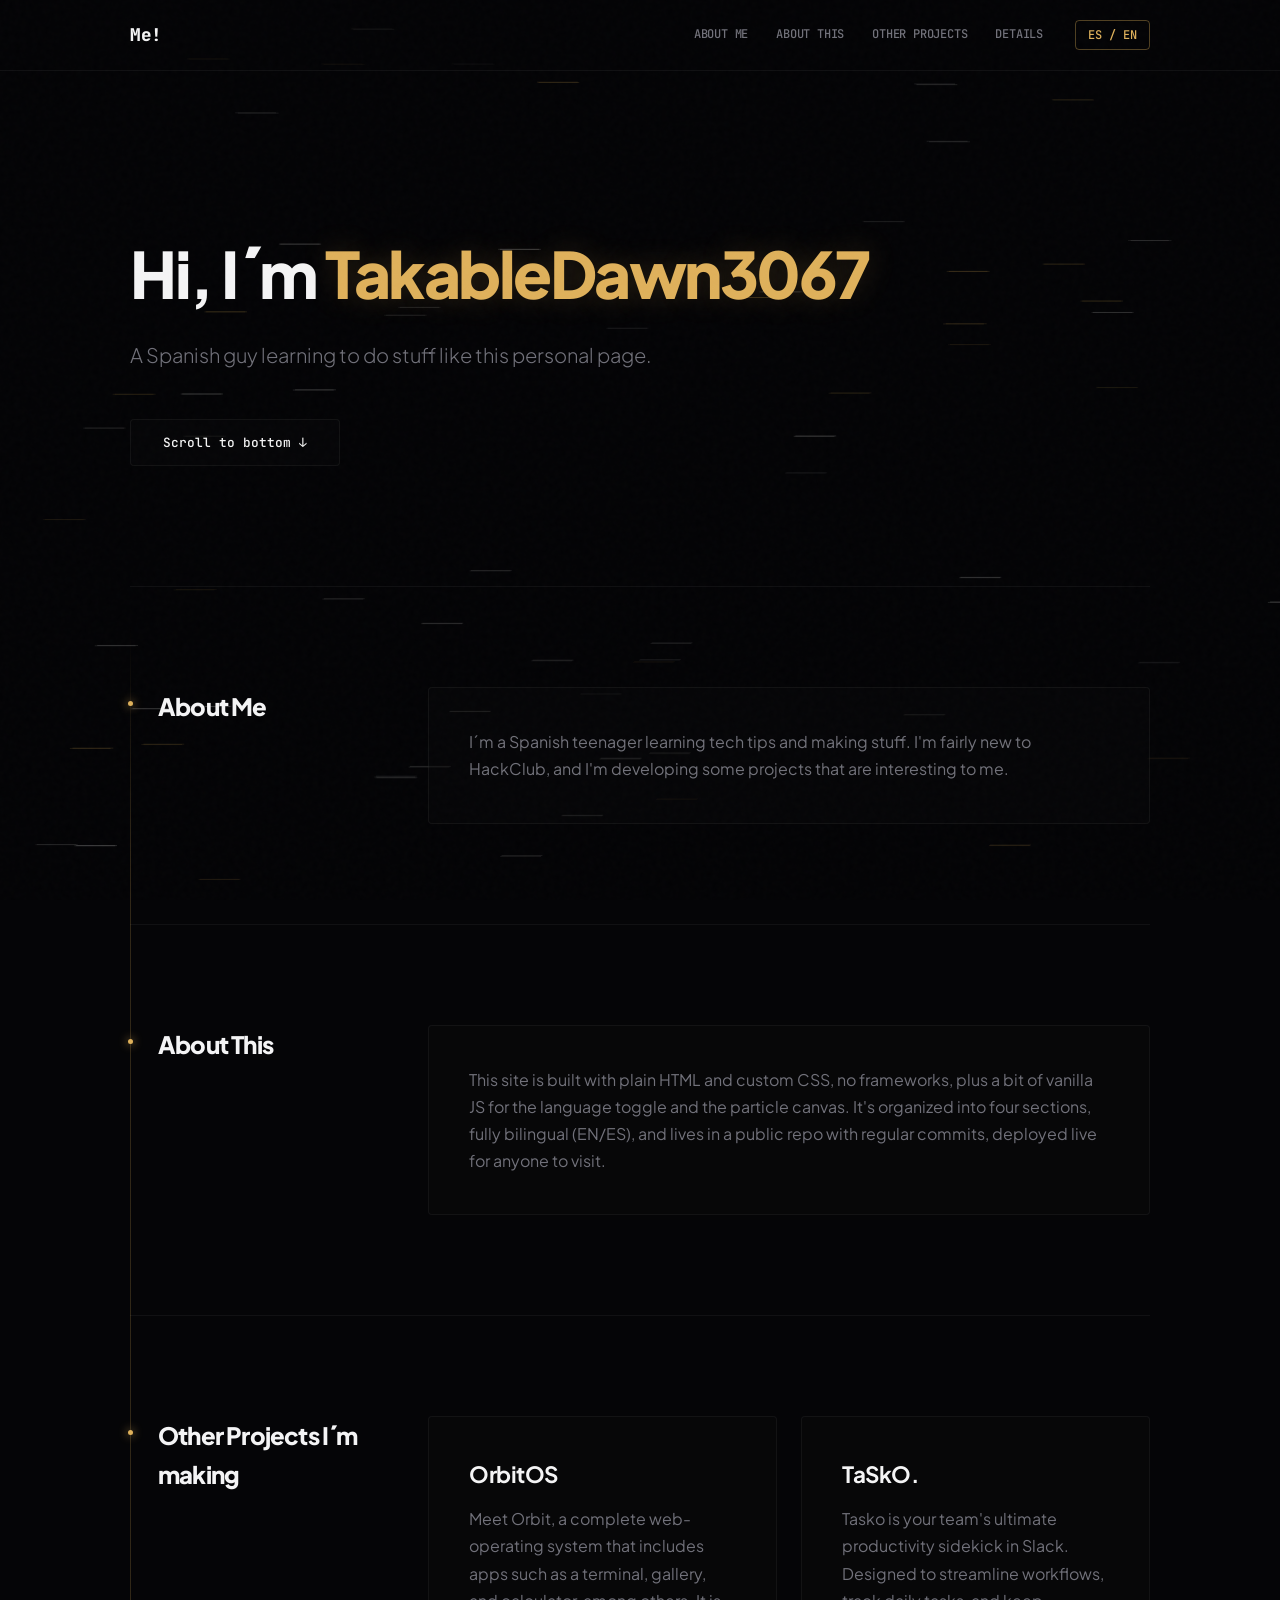
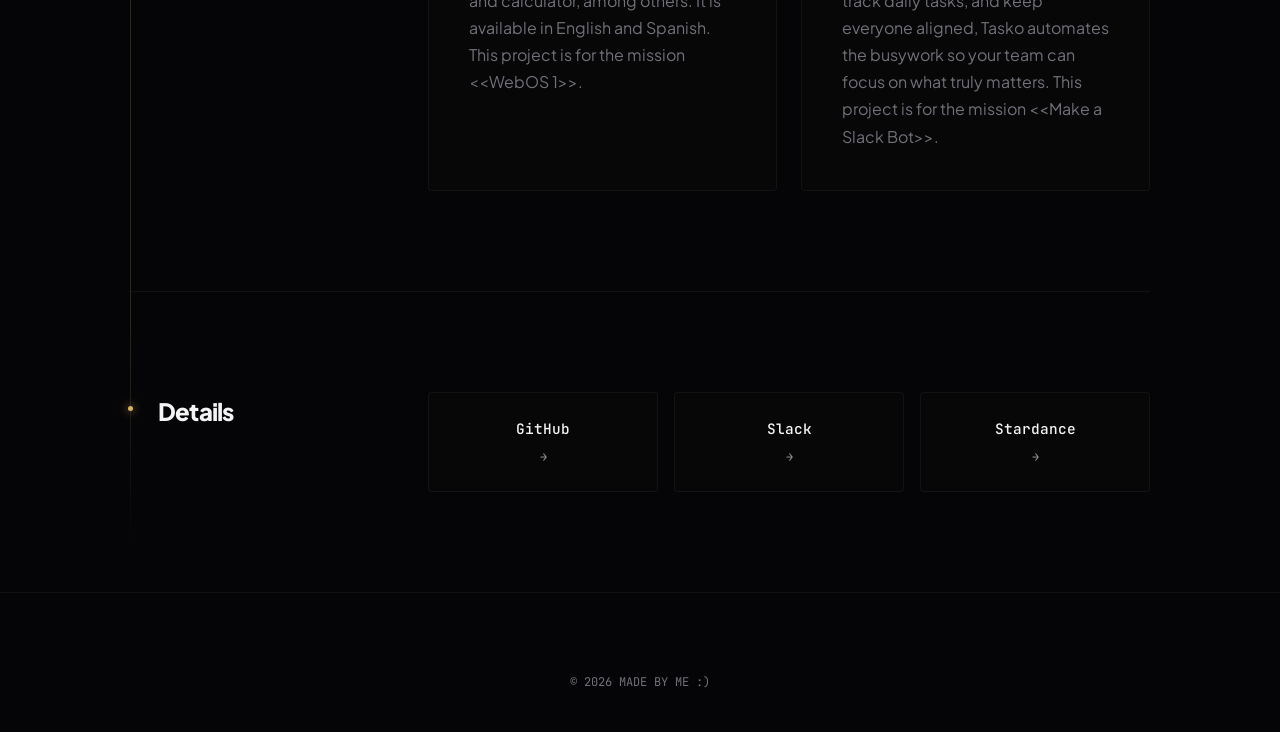
<file: index.html>
<!DOCTYPE html>
<html lang="en">
<head>
  <meta charset="UTF-8">
  <meta name="viewport" content="width=device-width, initial-scale=1.0">
  <title>TakableDawn3067</title>
  <link rel="preconnect" href="https://fonts.googleapis.com">
  <link rel="preconnect" href="https://fonts.gstatic.com" crossorigin>
  <link href="https://fonts.googleapis.com/css2?family=Plus+Jakarta+Sans:wght@300;400;500;700;800&family=JetBrains+Mono:wght@400;500;700&display=swap" rel="stylesheet">
  
  <link rel="stylesheet" href="style.css">
</head>
<body class="lang-en">
  <div class="grain"></div>
  <canvas id="wind-canvas"></canvas>
  <div class="bg-grid">
    <div class="bg-grid-line"></div>
    <div class="bg-grid-line"></div>
    <div class="bg-grid-line"></div>
    <div class="bg-grid-line"></div>
  </div>
  <nav class="navbar">
    <div class="container nav-container">
      <span class="nav-logo">Me!</span>
      
      <div class="nav-menu">
        <div class="nav-links">
          <a href="#about-me">
            <span class="lang-en">ABOUT ME</span>
            <span class="lang-es">SOBRE MÍ</span>
          </a>
          <a href="#about-this">
            <span class="lang-en">ABOUT THIS</span>
            <span class="lang-es">SOBRE ESTO</span>
          </a>
          <a href="#projects">
            <span class="lang-en">OTHER PROJECTS</span>
            <span class="lang-es">OTROS PROYECTOS</span>
          </a>
          <a href="#details">
            <span class="lang-en">DETAILS</span>
            <span class="lang-es">DETALLES</span>
          </a>
        </div>
        
        <button class="lang-toggle" onclick="toggleLanguage()">ES / EN</button>
      </div>
    </div>
  </nav>

  <main class="container">
    <header class="hero">
      <h1 class="lang-en">Hi, I´m <span class="highlight-gold">TakableDawn3067</span></h1>
      <h1 class="lang-es">Hola, soy <span class="highlight-gold">TakableDawn3067</span></h1>
      
      <p class="lang-en">A Spanish guy learning to do stuff like this personal page.</p>
      <p class="lang-es">Un chico español aprendiendo a hacer cosas como esta página personal.</p>
      
      <div class="btn-group">
        <button onclick="scrollToBottom()" class="btn">
          <span class="lang-en">Scroll to bottom ↓</span>
          <span class="lang-es">Ir al final ↓</span>
        </button>
      </div>
    </header>
    <div class="sections-timeline">
      <div class="vertical-line"></div>
      <section id="about-me" class="section-wrapper">
        <div class="editorial-layout">
          
          <div class="editorial-sidebar">
            <h2 class="editorial-title">
              <span class="lang-en">About Me</span>
              <span class="lang-es">Sobre Mí</span>
            </h2>
          </div>

          <div class="content-block">
            <div class="premium-card">
              <p class="lang-en">
                I´m a Spanish teenager learning tech tips and making stuff. I'm fairly new to HackClub, and I'm developing some projects that are interesting to me.
              </p>
              <p class="lang-es">
                Soy un adolescente español aprendiendo trucos de tecnología y creando cosas. Soy bastante nuevo en HackClub, y estoy desarrollando algunos proyectos que me resultan interesantes.
              </p>
            </div>
          </div>

        </div>
      </section>
      <section id="about-this" class="section-wrapper">
        <div class="editorial-layout">
          
          <div class="editorial-sidebar">
            <h2 class="editorial-title">
              <span class="lang-en">About This</span>
              <span class="lang-es">Sobre Esto</span>
            </h2>
          </div>

          <div class="content-block">
            <div class="premium-card">
              <p class="lang-en">
                This site is built with plain HTML and custom CSS, no frameworks, plus a bit of vanilla JS for the language toggle and the particle canvas. It's organized into four sections, fully bilingual (EN/ES), and lives in a public repo with regular commits, deployed live for anyone to visit.
              </p>
              <p class="lang-es">
                Esta página está hecha con HTML puro y CSS a medida, sin frameworks, más un poco de JS nativo para el cambio de idioma y el canvas de partículas. Está organizada en cuatro secciones, es totalmente bilingüe (ES/EN), y vive en un repositorio público con commits frecuentes, desplegada en producción para que cualquiera pueda visitarla.
              </p>
            </div>
          </div>

        </div>
      </section>
      <section id="projects" class="section-wrapper">
        <div class="editorial-layout">
          
          <div class="editorial-sidebar">
            <h2 class="editorial-title">
              <span class="lang-en">Other Projects I´m making</span>
              <span class="lang-es">Otros Proyectos que estoy haciendo</span>
            </h2>
          </div>

          <div class="content-block">
            <div class="two-column-grid">
              
              <div class="premium-card">
                <h3 class="lang-en">OrbitOS</h3>
                <h3 class="lang-es">OrbitOS</h3>
                <p class="lang-en">
                  Meet Orbit, a complete web-operating system that includes apps such as a terminal, gallery, and calculator, among others. It is available in English and Spanish. This project is for the mission &lt;&lt;WebOS 1&gt;&gt;.
                </p>
                <p class="lang-es">
                  Conoce Orbit, un sistema operativo web completo que incluye aplicaciones como una terminal, una galería y una calculadora, entre otras. Está disponible en inglés y español. Este proyecto es para la misión &lt;&lt;WebOS 1&gt;&gt;.
                </p>
              </div>

              <div class="premium-card">
                <h3 class="lang-en">TaSkO.</h3>
                <h3 class="lang-es">TaSkO.</h3>
                <p class="lang-en">
                  Tasko is your team's ultimate productivity sidekick in Slack. Designed to streamline workflows, track daily tasks, and keep everyone aligned, Tasko automates the busywork so your team can focus on what truly matters. This project is for the mission &lt;&lt;Make a Slack Bot&gt;&gt;.
                </p>
                <p class="lang-es">
                  Tasko es el compañero definitivo de productividad de tu equipo en Slack. Diseñado para optimizar flujos de trabajo, hacer seguimiento de las tareas diarias y mantener a todos alineados, Tasko automatiza el trabajo tedioso para que tu equipo pueda centrarse en lo que realmente importa. Este proyecto es para la misión &lt;&lt;Make a Slack Bot&gt;&gt;.
                </p>
              </div>

            </div>
          </div>

        </div>
      </section>
      <section id="details" class="section-wrapper">
        <div class="editorial-layout">
          
          <div class="editorial-sidebar">
            <h2 class="editorial-title">
              <span class="lang-en">Details</span>
              <span class="lang-es">Detalles</span>
            </h2>
          </div>

          <div class="content-block">
            <div class="links-grid">
              
              <a href="https://github.com/TakableDawn3067/my-personal-site" target="_blank" class="link-button">
                <span>GitHub</span>
                <span class="arrow">→</span>
              </a>

              <a href="https://app.slack.com/client/E09V59WQY1E/C0A9PMV58R5" target="_blank" class="link-button">
                <span>Slack</span>
                <span class="arrow">→</span>
              </a>

              <a href="https://stardance.hackclub.com/projects/34351" target="_blank" class="link-button">
                <span>Stardance</span>
                <span class="arrow">→</span>
              </a>

            </div>
          </div>

        </div>
      </section>
    </div>

  </main>
  <footer>
    <div class="container" style="display: flex; justify-content: center; align-items: center;">
      <span>© 2026 MADE BY ME :)</span>
    </div>
  </footer>

  <script>
    function toggleLanguage() {
      const body = document.body;
      if (body.classList.contains('lang-en')) {
        body.classList.remove('lang-en');
        body.classList.add('lang-es');
      } else {
        body.classList.remove('lang-es');
        body.classList.add('lang-en');
      }
    }

    function scrollToBottom() {
      window.scrollTo({
        top: document.documentElement.scrollHeight,
        behavior: 'smooth'
      });
    }

  </script>
  <script src="background.js"></script>
</body>
</html>
</file>
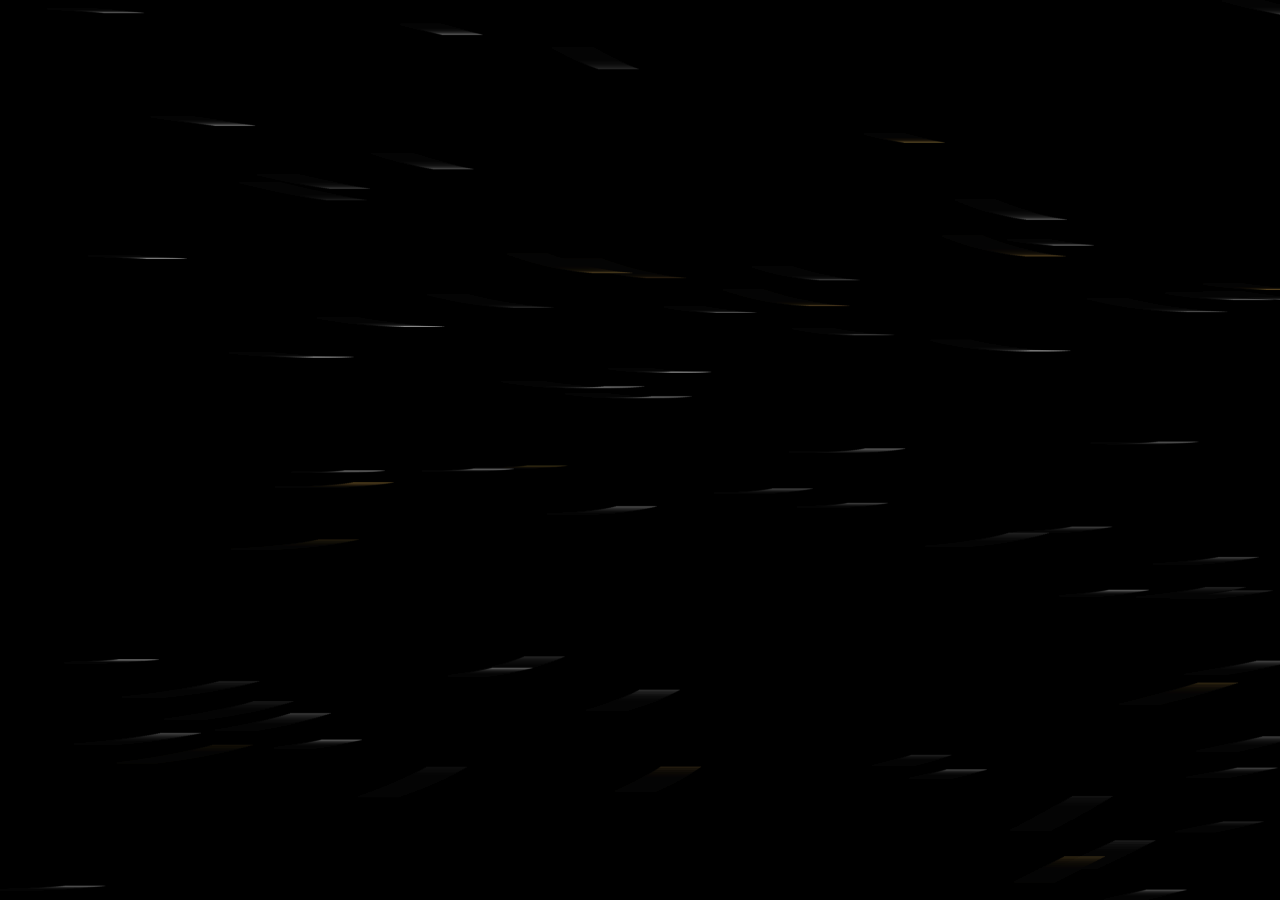
<file: background-demo.html>
<!DOCTYPE html>
<html lang="es">
<head>
  <meta charset="UTF-8">
  <meta name="viewport" content="width=device-width, initial-scale=1.0">
  <title>Fondo animado</title>
  <style>
    html, body {
      margin: 0;
      padding: 0;
      width: 100%;
      height: 100%;
      background-color: #050507;
      overflow: hidden;
    }

    #wind-canvas {
      position: fixed;
      top: 0;
      left: 0;
      width: 100%;
      height: 100%;
    }
  </style>
</head>
<body>
  <canvas id="wind-canvas"></canvas>
  <script src="background.js"></script>
</body>
</html>
</file>
<file: style.css>
:root {
  --bg: #050507;
  --card-bg: rgba(10, 10, 12, 0.4);
  --border: rgba(255, 255, 255, 0.05);
  --border-hover: rgba(255, 255, 255, 0.12);
  --text: #f4f4f5;
  --text-muted: #71717a;
  --accent: #818cf8;
  --accent-muted: rgba(129, 140, 248, 0.15);
  --gold: #dfb15b;
  --mono: 'JetBrains Mono', monospace;
  --radius: 4px;
  --transition: all 0.3s ease;
}

* {
  box-sizing: border-box;
  margin: 0;
  padding: 0;
}

html {
  scroll-behavior: smooth;
}

body {
  font-family: 'Plus Jakarta Sans', sans-serif;
  background-color: var(--bg);
  color: var(--text);
  line-height: 1.6;
  overflow-x: hidden;
  position: relative;
}

.grain {
  position: fixed;
  top: 0;
  left: 0;
  width: 100%;
  height: 100%;
  background-image: url("data:image/svg+xml,%3Csvg viewBox='0 0 200 200' xmlns='http://www.w3.org/2000/svg'%3E%3Cfilter id='noise'%3E%3CfeTurbulence type='fractalNoise' baseFrequency='0.8' numOctaves='3' stitchTiles='stitch'/%3E%3C/filter%3E%3Crect width='100%25' height='100%25' filter='url(%23noise)' opacity='0.018'/%3E%3C/svg%3E");
  pointer-events: none;
  z-index: 9999;
}

#wind-canvas {
  position: fixed;
  top: 0;
  left: 0;
  width: 100%;
  height: 100%;
  z-index: -1;
  pointer-events: none;
}

a {
  text-decoration: none;
  color: inherit;
}

body.lang-en .lang-es { display: none !important; }
body.lang-es .lang-en { display: none !important; }

.bg-grid {
  position: fixed;
  top: 0;
  left: 50%;
  transform: translateX(-50%);
  width: 100%;
  max-width: 1100px;
  height: 100%;
  display: grid;
  grid-template-columns: repeat(4, 1fr);
  pointer-events: none;
  z-index: -2;
  opacity: 0.3;
}

.bg-grid-line {
  border-right: 1px dashed rgba(255, 255, 255, 0.02);
  height: 100%;
}

.bg-grid-line:first-child {
  border-left: 1px dashed rgba(255, 255, 255, 0.02);
}

.container {
  width: 100%;
  max-width: 1100px;
  margin: 0 auto;
  padding: 0 40px;
}

.navbar {
  position: fixed;
  top: 0;
  left: 0;
  width: 100%;
  z-index: 1000;
  border-bottom: 1px solid var(--border);
  background-color: rgba(5, 5, 7, 0.7);
}

.nav-container {
  display: flex;
  justify-content: space-between;
  align-items: center;
  height: 70px;
}

.nav-logo {
  font-weight: 800;
  font-size: 1.1rem;
  letter-spacing: -0.5px;
  color: var(--text);
  user-select: none;
  font-family: var(--mono);
}

.nav-menu {
  display: flex;
  align-items: center;
  gap: 32px;
}

.nav-links {
  display: flex;
  gap: 28px;
}

.nav-links a {
  font-family: var(--mono);
  font-size: 0.75rem;
  font-weight: 500;
  color: var(--text-muted);
  transition: var(--transition);
  letter-spacing: -0.2px;
}

.nav-links a:hover {
  color: var(--text);
}

.lang-toggle {
  background: none;
  border: 1px solid rgba(223, 177, 91, 0.35);
  border-radius: var(--radius);
  padding: 6px 12px;
  cursor: pointer;
  font-family: var(--mono);
  font-size: 0.75rem;
  font-weight: 500;
  color: var(--gold);
  transition: var(--transition);
}

.lang-toggle:hover {
  color: var(--text);
  border-color: var(--gold);
}

.hero {
  padding: 240px 0 120px 0;
}

.hero h1 {
  font-size: 4rem;
  font-weight: 800;
  letter-spacing: -2.5px;
  line-height: 1.05;
  margin-bottom: 32px;
  color: var(--text);
  max-width: 900px;
}

.highlight-gold {
  color: var(--gold);
  text-shadow: 0 0 30px rgba(223, 177, 91, 0.2);
}

.hero p {
  font-size: 1.25rem;
  font-weight: 300;
  color: var(--text-muted);
  max-width: 700px;
  margin-bottom: 48px;
}

.btn-group {
  display: flex;
  gap: 16px;
}

.btn {
  padding: 14px 32px;
  border-radius: var(--radius);
  font-family: var(--mono);
  font-weight: 500;
  font-size: 0.8rem;
  cursor: pointer;
  transition: var(--transition);
  display: inline-flex;
  align-items: center;
  justify-content: center;
  border: 1px solid var(--border);
  background-color: var(--card-bg);
  color: var(--text);
}

.btn:hover {
  background-color: transparent;
  border-color: var(--gold);
  color: var(--gold);
}

.sections-timeline {
  position: relative;
}

.vertical-line {
  position: absolute;
  left: 0;
  top: 40px;
  bottom: 40px;
  width: 1px;
  background: linear-gradient(
    to bottom,
    rgba(223, 177, 91, 0) 0%,
    rgba(223, 177, 91, 0.2) 15%,
    rgba(223, 177, 91, 0.2) 85%,
    rgba(223, 177, 91, 0) 100%
  );
  pointer-events: none;
  z-index: 1;
}

.section-wrapper {
  padding: 100px 0;
  border-top: 1px solid var(--border);
}

.editorial-layout {
  display: grid;
  grid-template-columns: 250px 1fr;
  gap: 48px;
}

.editorial-sidebar {
  position: sticky;
  top: 110px;
  height: fit-content;
  padding-left: 28px;
}

.editorial-sidebar::before {
  content: '';
  position: absolute;
  left: -2px;
  top: 14px;
  width: 5px;
  height: 5px;
  background-color: var(--gold);
  border-radius: 50%;
  box-shadow: 0 0 10px var(--gold);
  z-index: 2;
}

.editorial-title {
  font-size: 1.5rem;
  font-weight: 800;
  letter-spacing: -0.8px;
  color: var(--text);
}

.content-block {
  display: flex;
  flex-direction: column;
  gap: 40px;
}

.premium-card {
  background: var(--card-bg);
  border: 1px solid var(--border);
  border-radius: var(--radius);
  padding: 40px;
  transition: var(--transition);
}

.premium-card:hover {
  border-color: var(--border-hover);
  transform: translateY(-2px);
}

.premium-card h3 {
  font-size: 1.4rem;
  font-weight: 700;
  margin-bottom: 12px;
  letter-spacing: -0.5px;
}

.premium-card p {
  color: var(--text-muted);
  font-size: 1rem;
  line-height: 1.7;
}

.links-grid {
  display: grid;
  grid-template-columns: repeat(auto-fit, minmax(180px, 1fr));
  gap: 16px;
}

.link-button {
  background: var(--card-bg);
  border: 1px solid var(--border);
  padding: 24px;
  border-radius: var(--radius);
  text-align: center;
  font-family: var(--mono);
  font-size: 0.9rem;
  font-weight: 500;
  transition: var(--transition);
  display: flex;
  flex-direction: column;
  align-items: center;
  justify-content: center;
  gap: 8px;
}

.link-button:hover {
  border-color: var(--gold);
  color: var(--gold);
  transform: translateY(-3px);
}

.link-button span.arrow {
  font-size: 0.75rem;
  opacity: 0.6;
  transition: var(--transition);
}

.link-button:hover span.arrow {
  transform: translateX(3px);
  opacity: 1;
}

.two-column-grid {
  display: grid;
  grid-template-columns: repeat(2, 1fr);
  gap: 24px;
}

@media (max-width: 768px) {
  .two-column-grid {
    grid-template-columns: 1fr;
  }
}

footer {
  padding: 80px 0 40px 0;
  border-top: 1px solid var(--border);
  color: var(--text-muted);
  font-family: var(--mono);
  font-size: 0.75rem;
}

@media (max-width: 900px) {
  .vertical-line {
    display: none;
  }

  .editorial-layout {
    grid-template-columns: 1fr;
    gap: 32px;
  }

  .editorial-sidebar {
    position: static;
    padding-left: 0;
  }

  .editorial-sidebar::before {
    display: none;
  }

  .hero h1 {
    font-size: 2.8rem;
  }

  .container {
    padding: 0 24px;
  }
}
</file>
